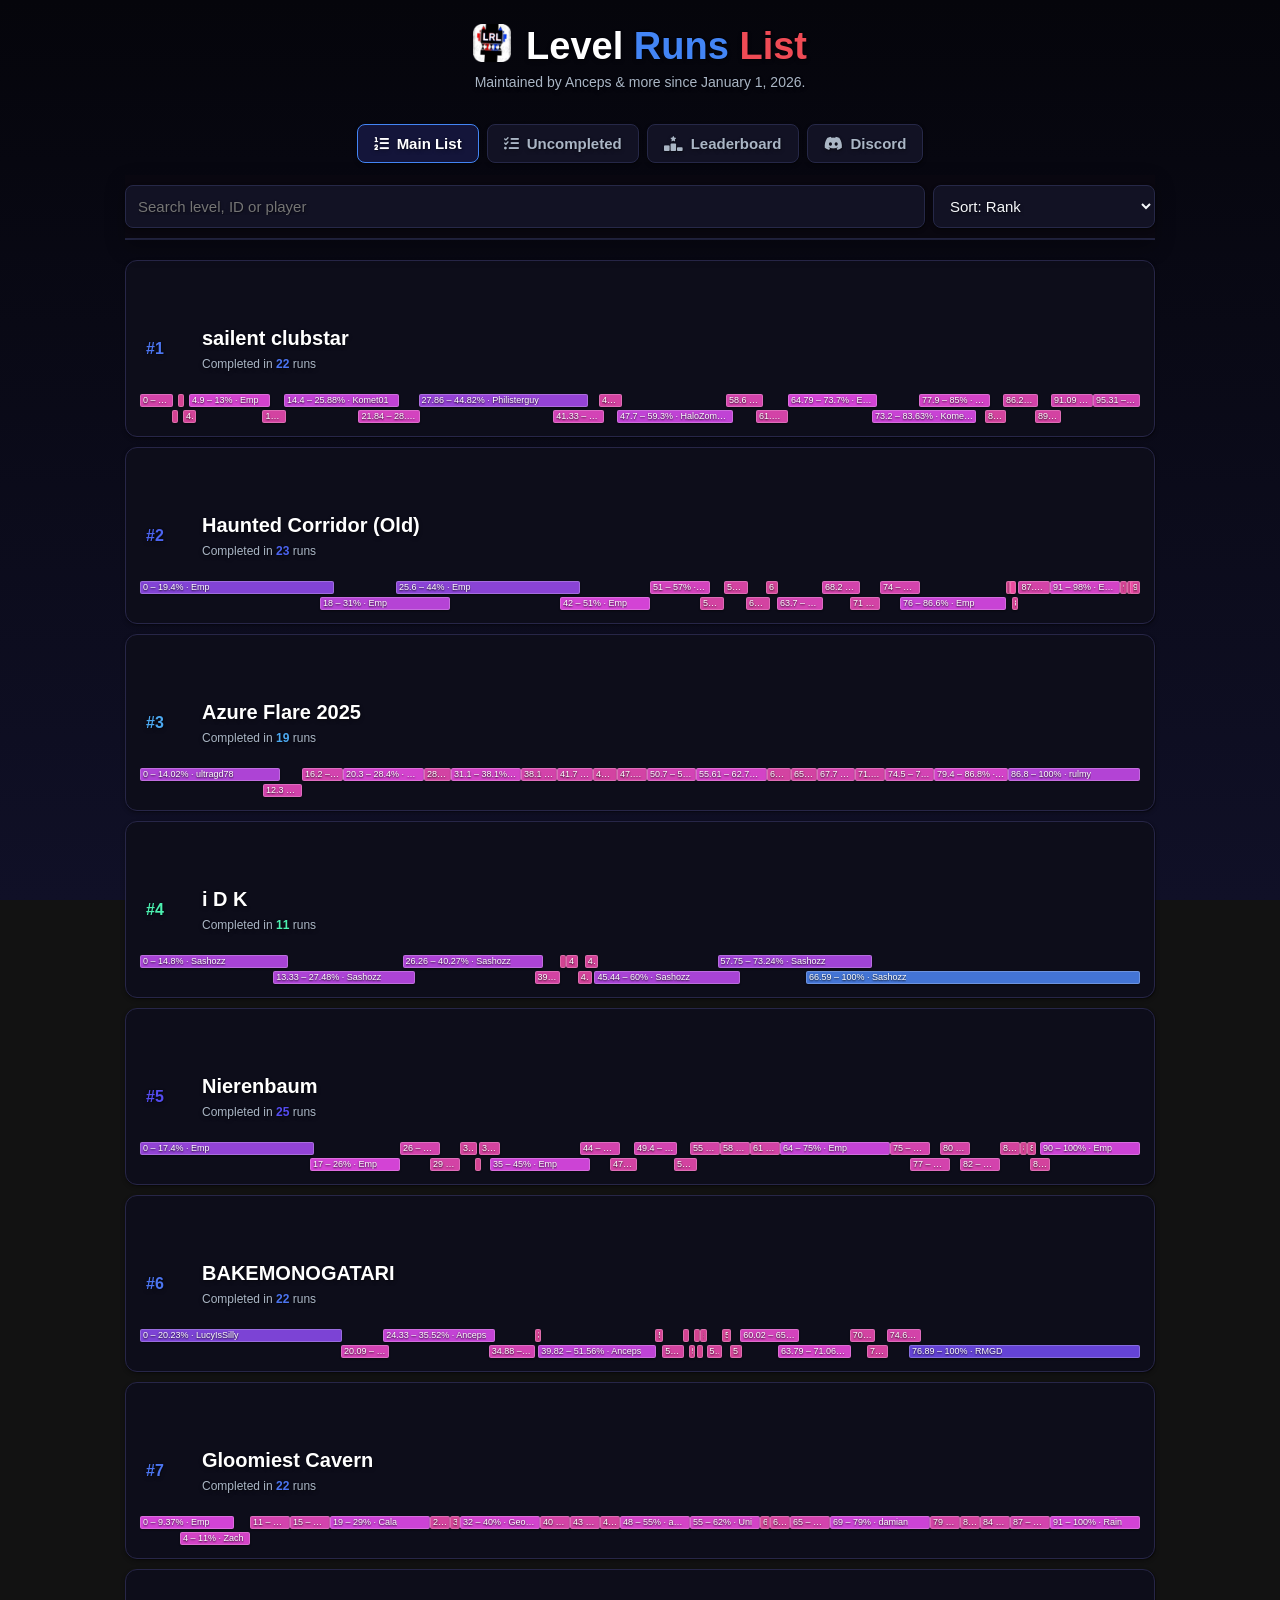
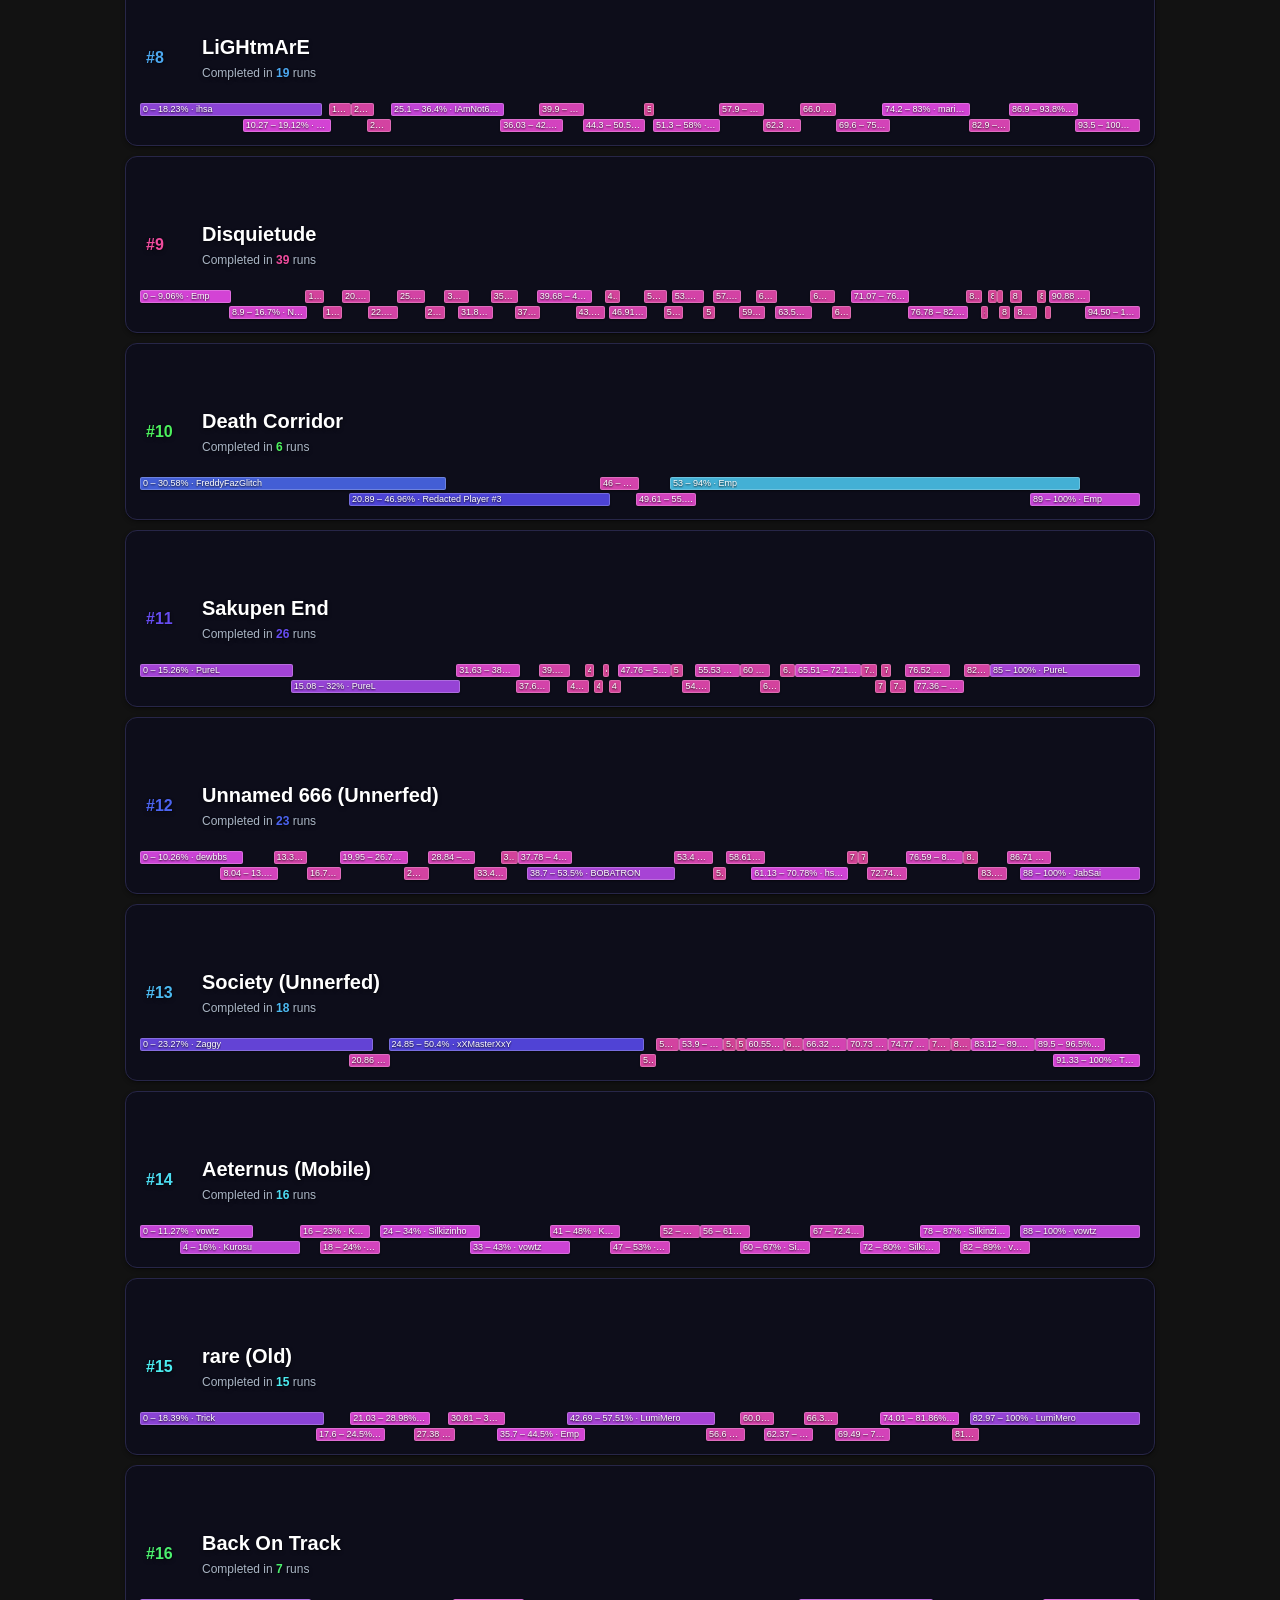
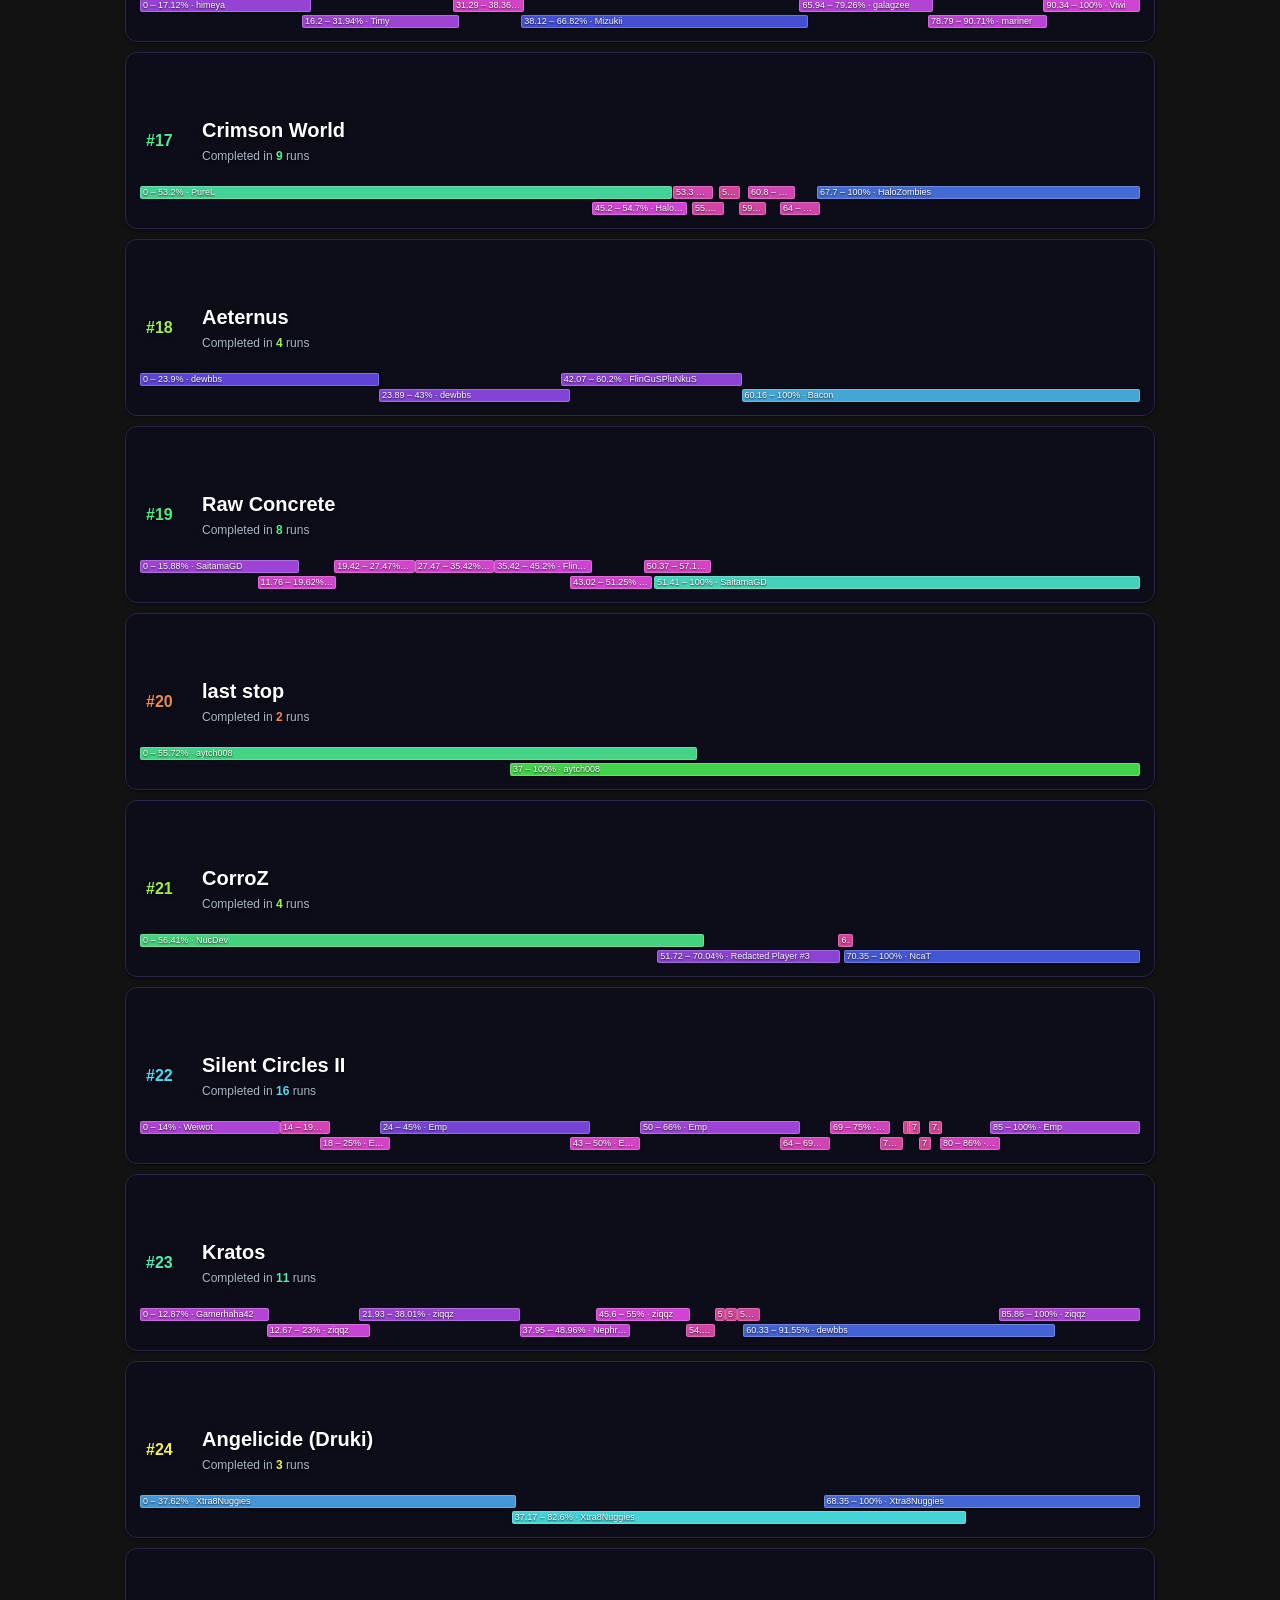
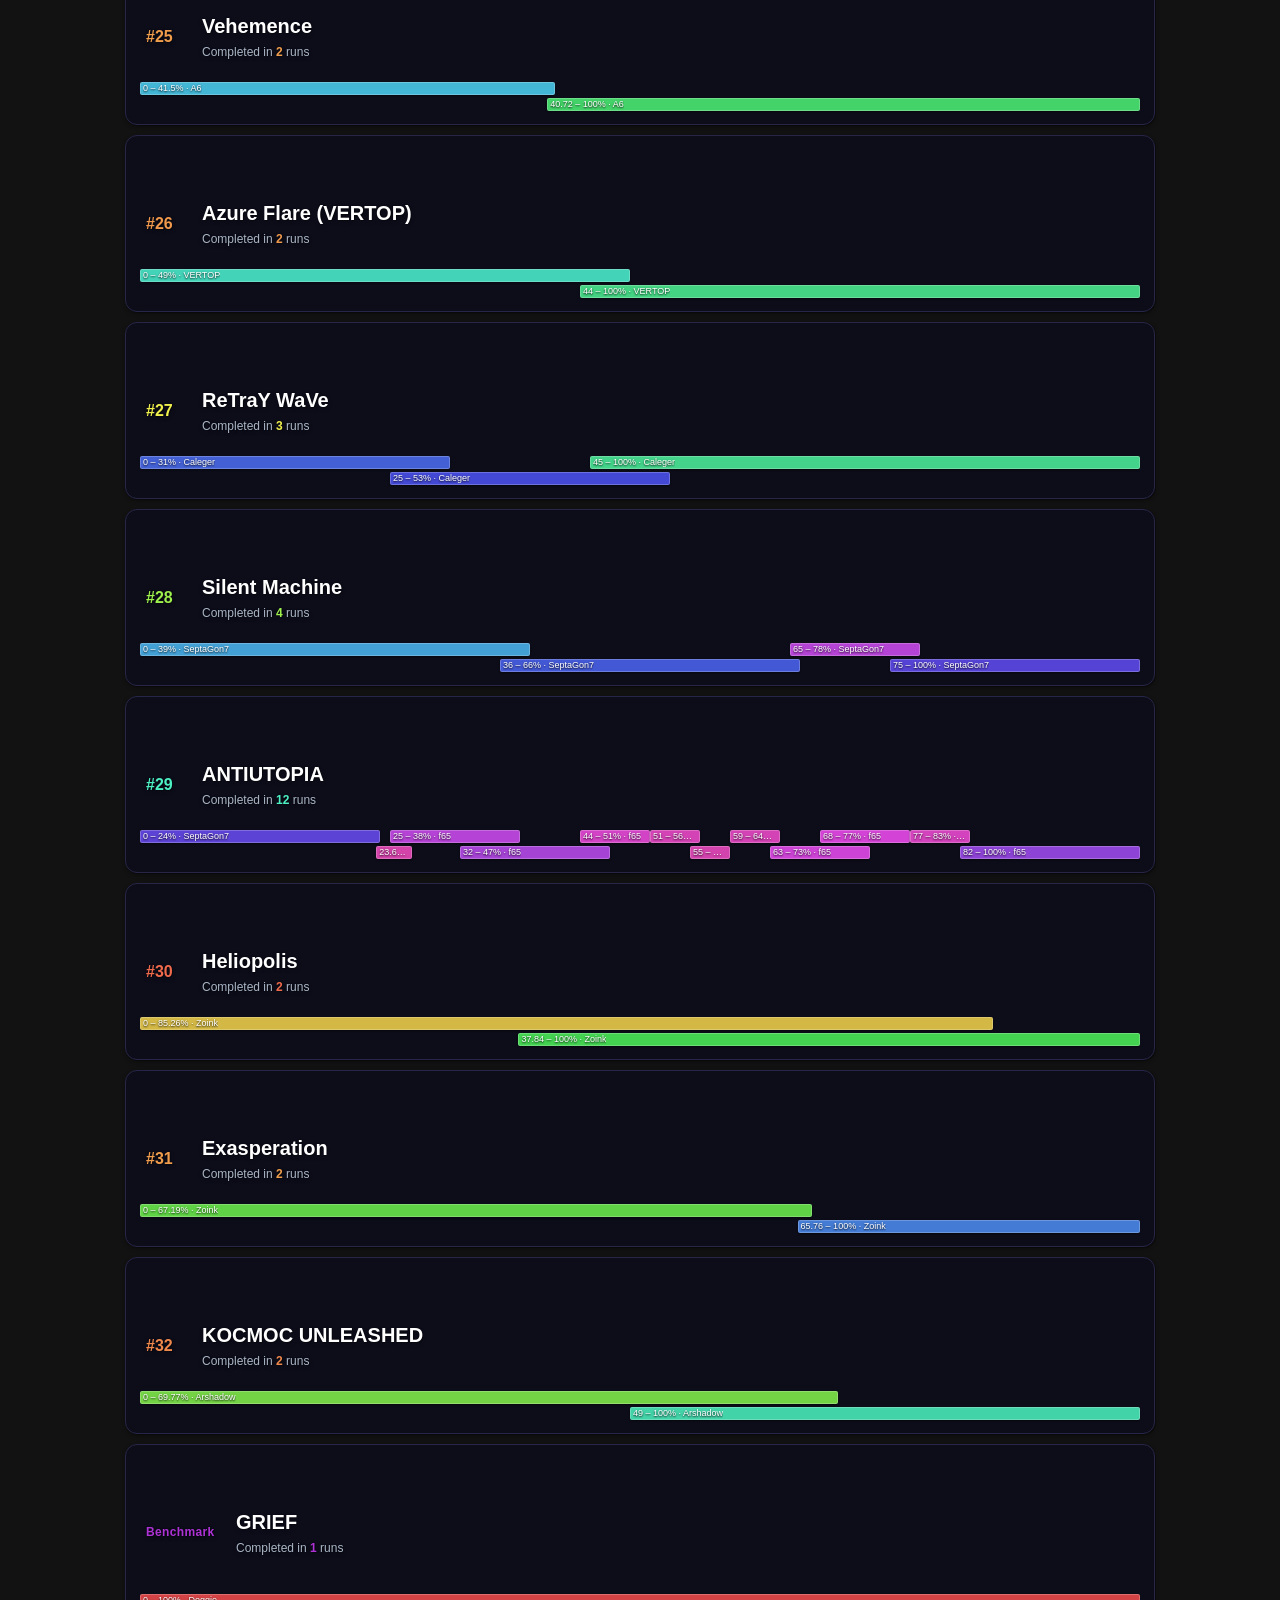
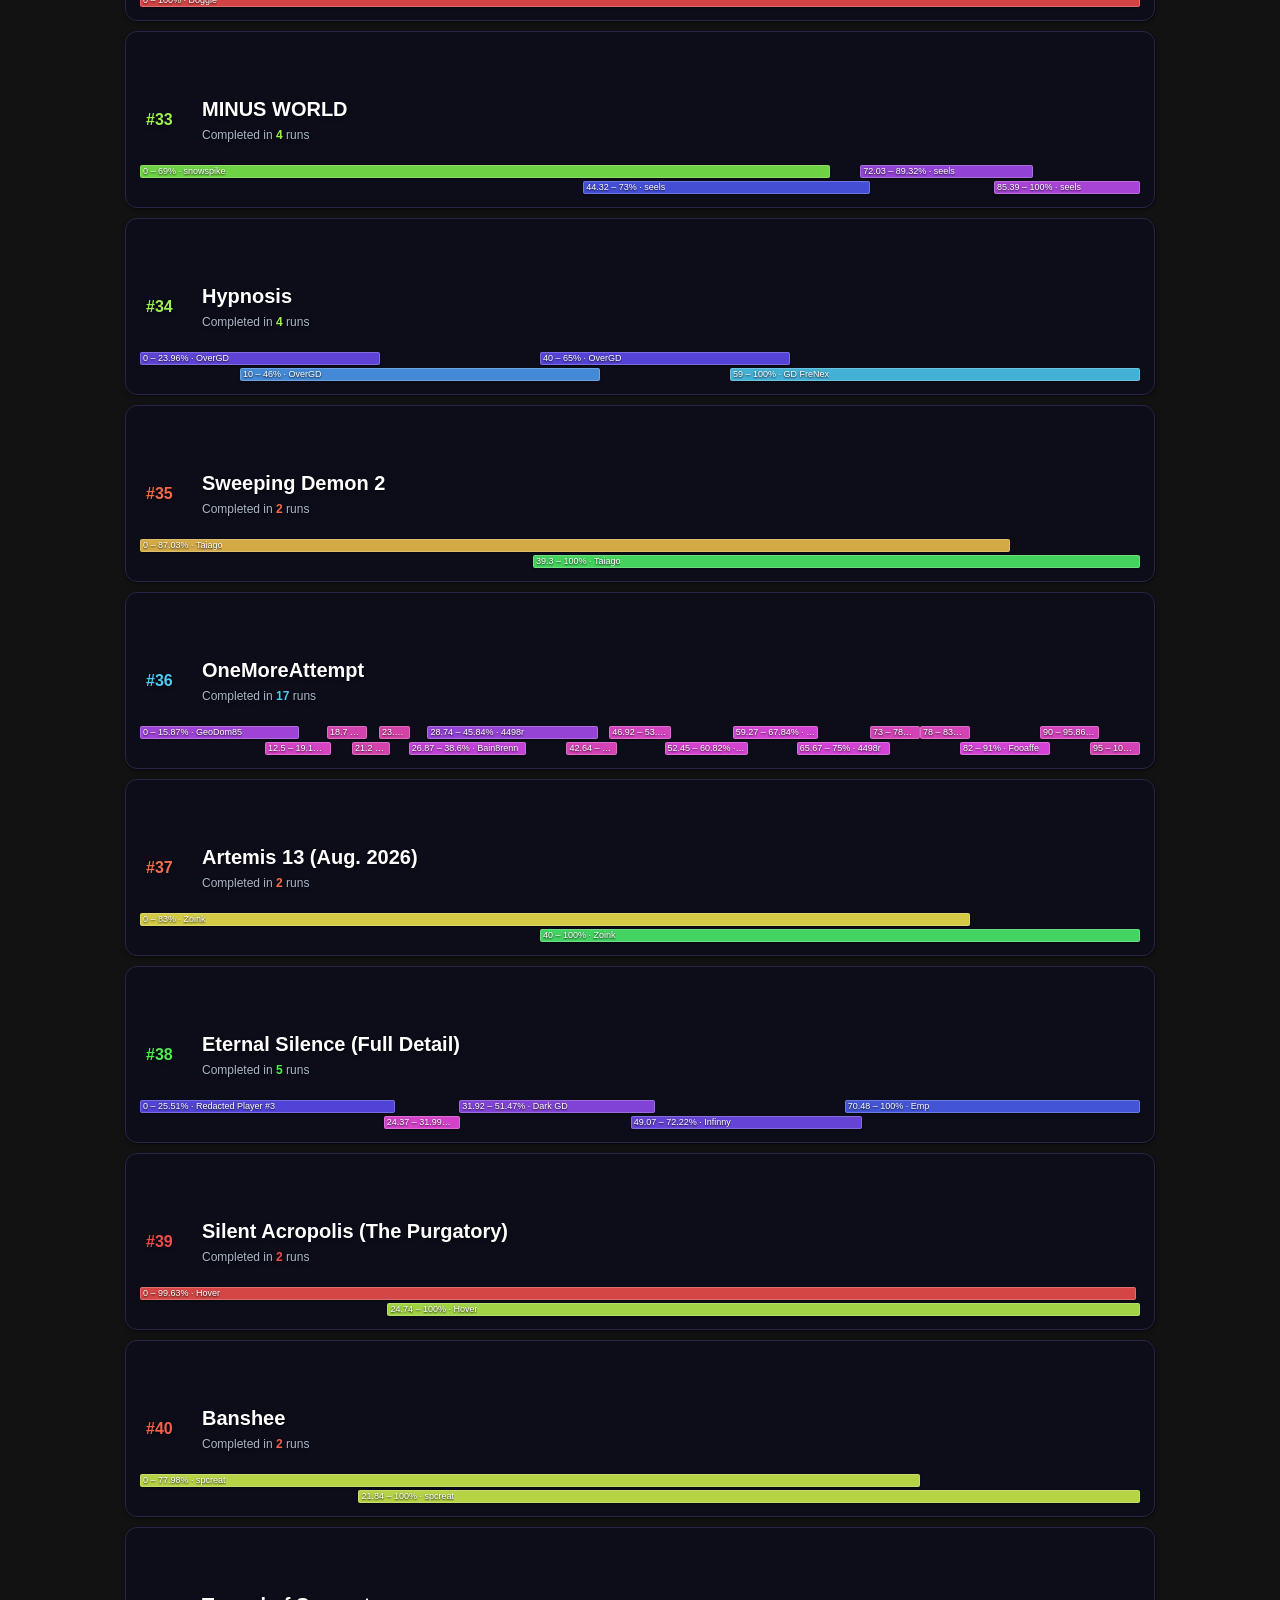
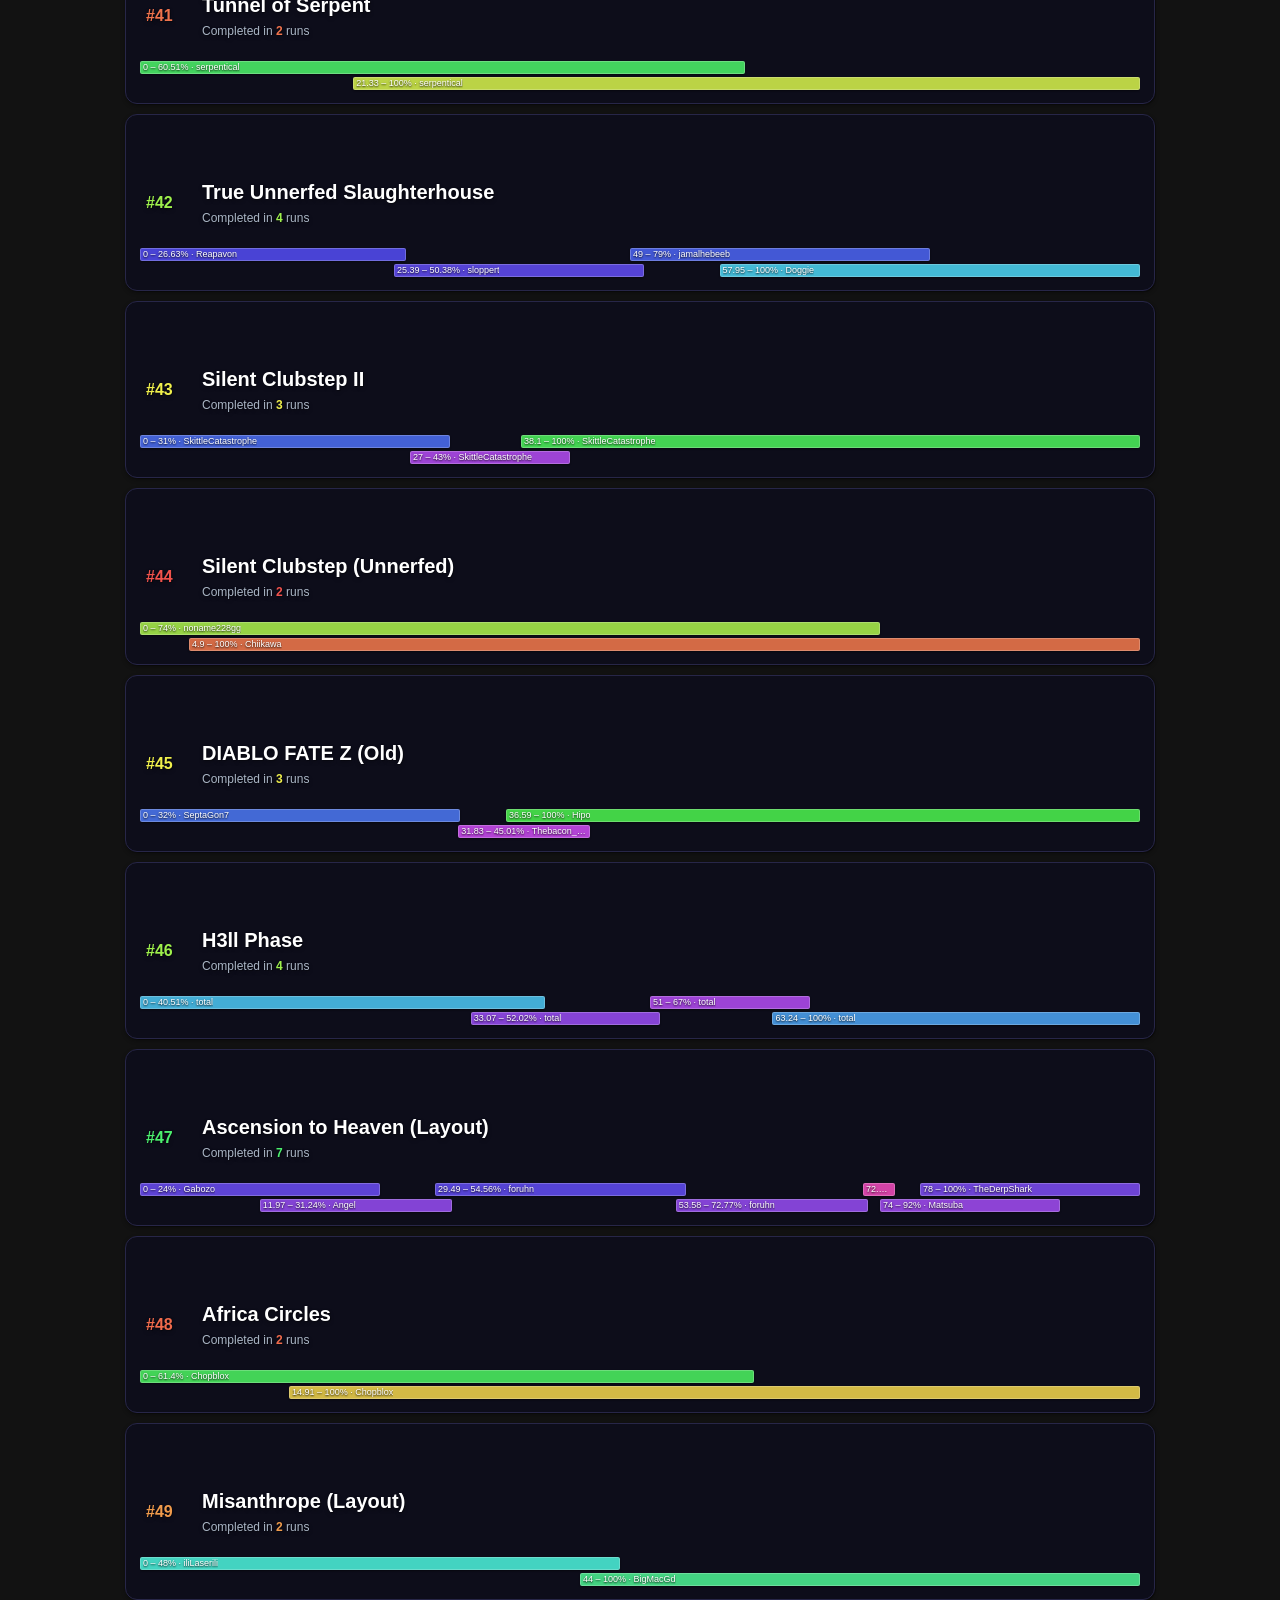
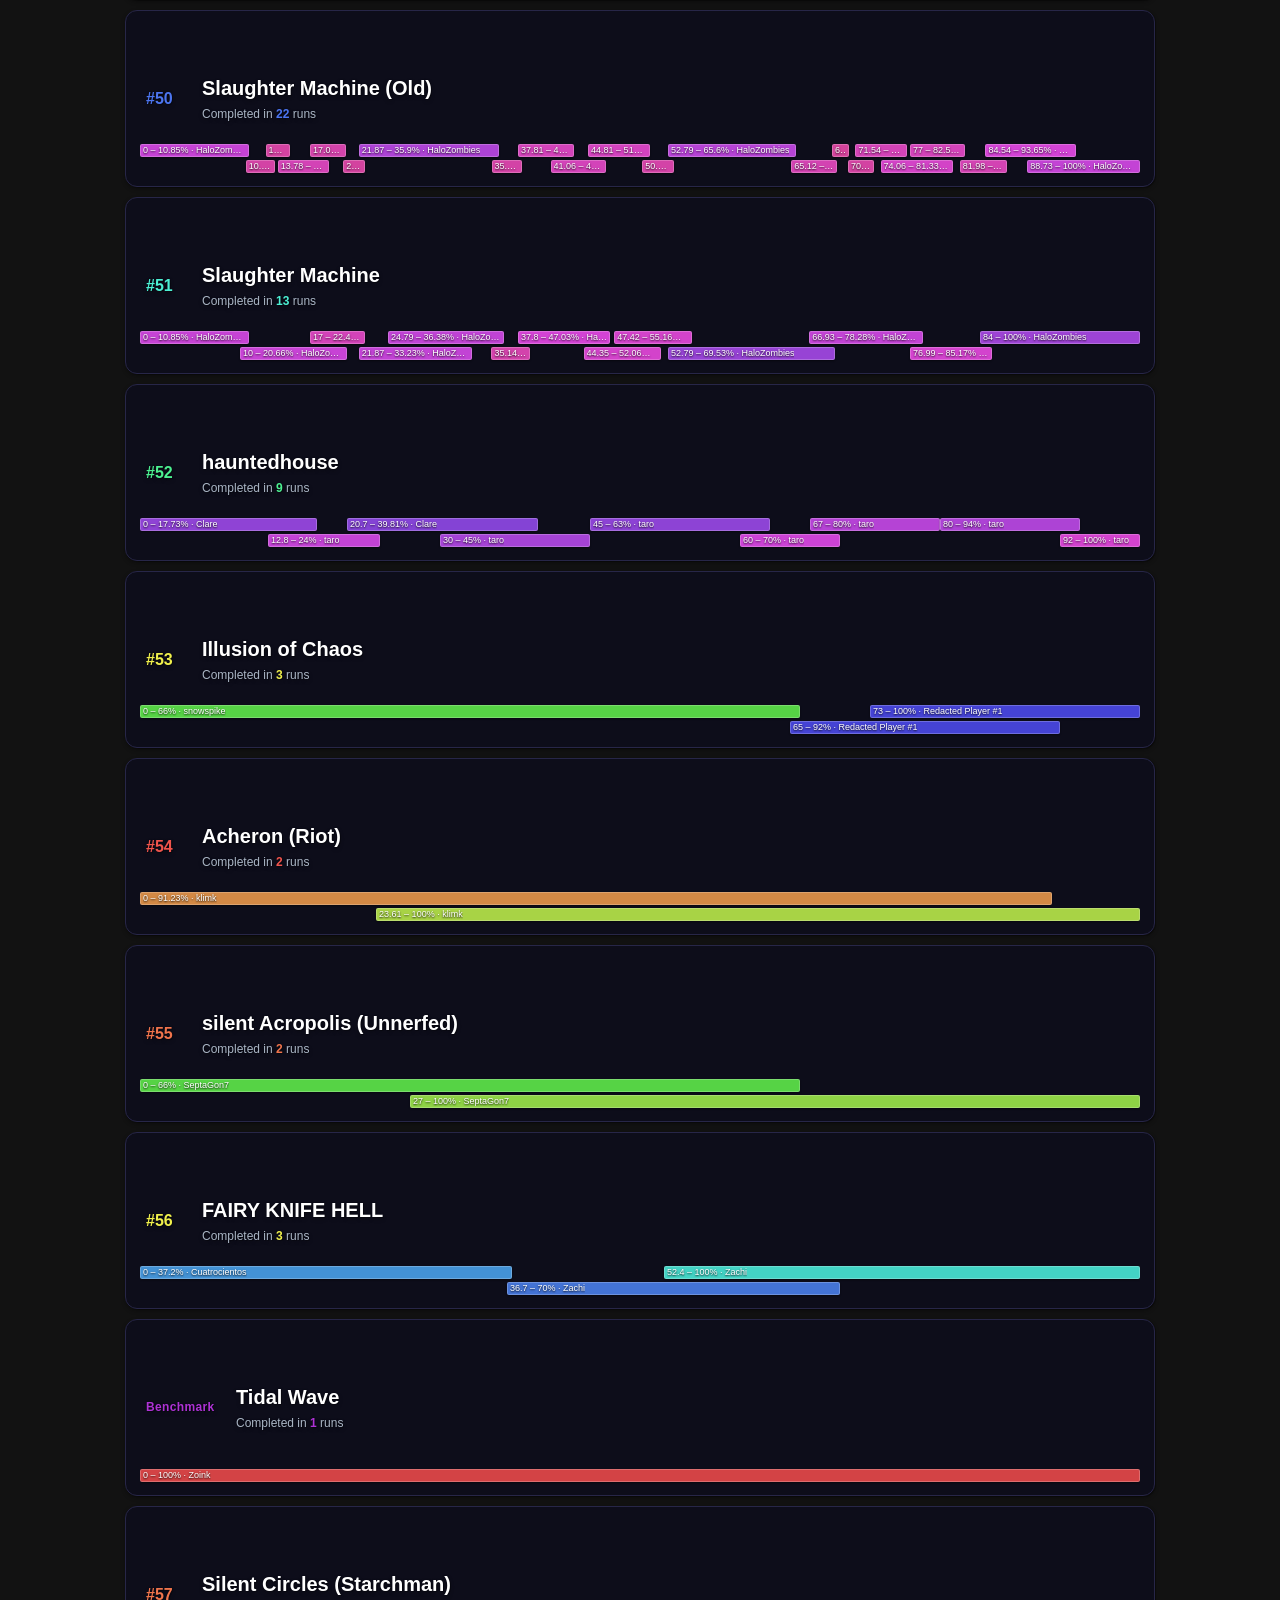
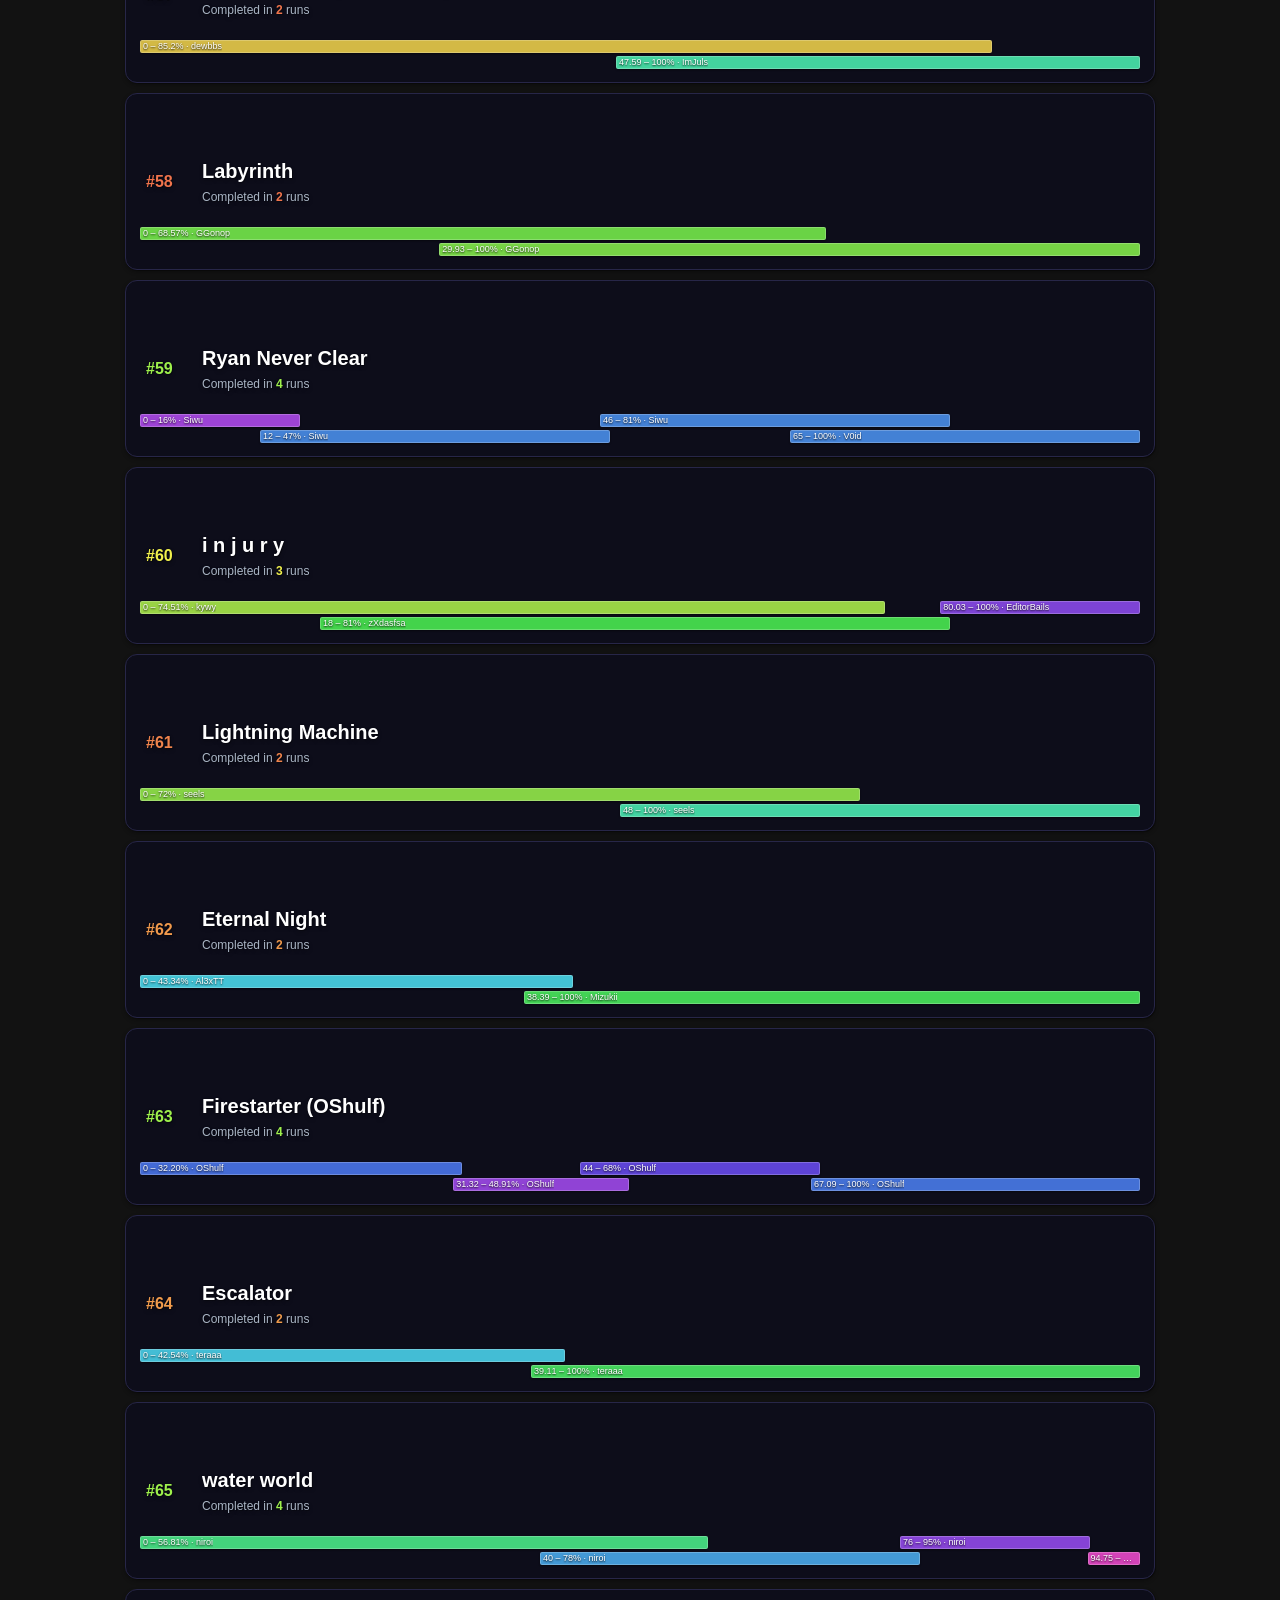
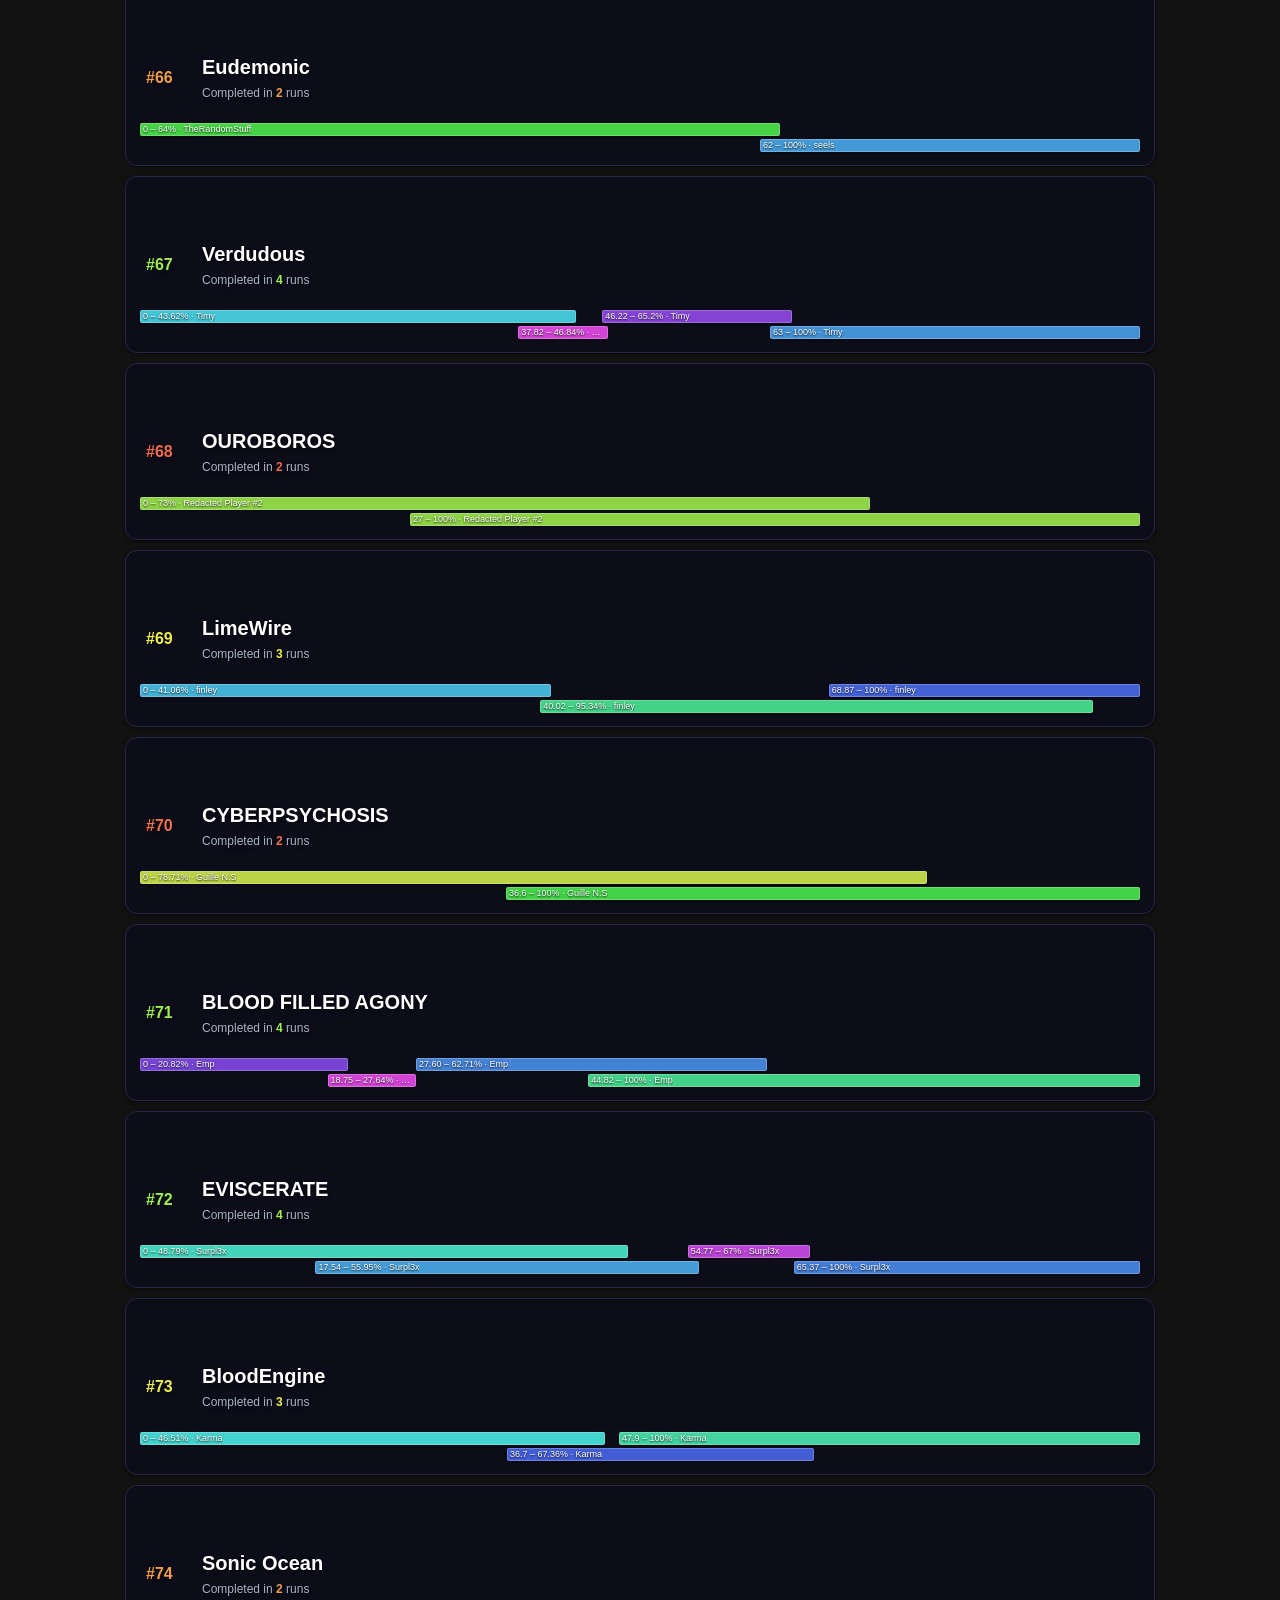
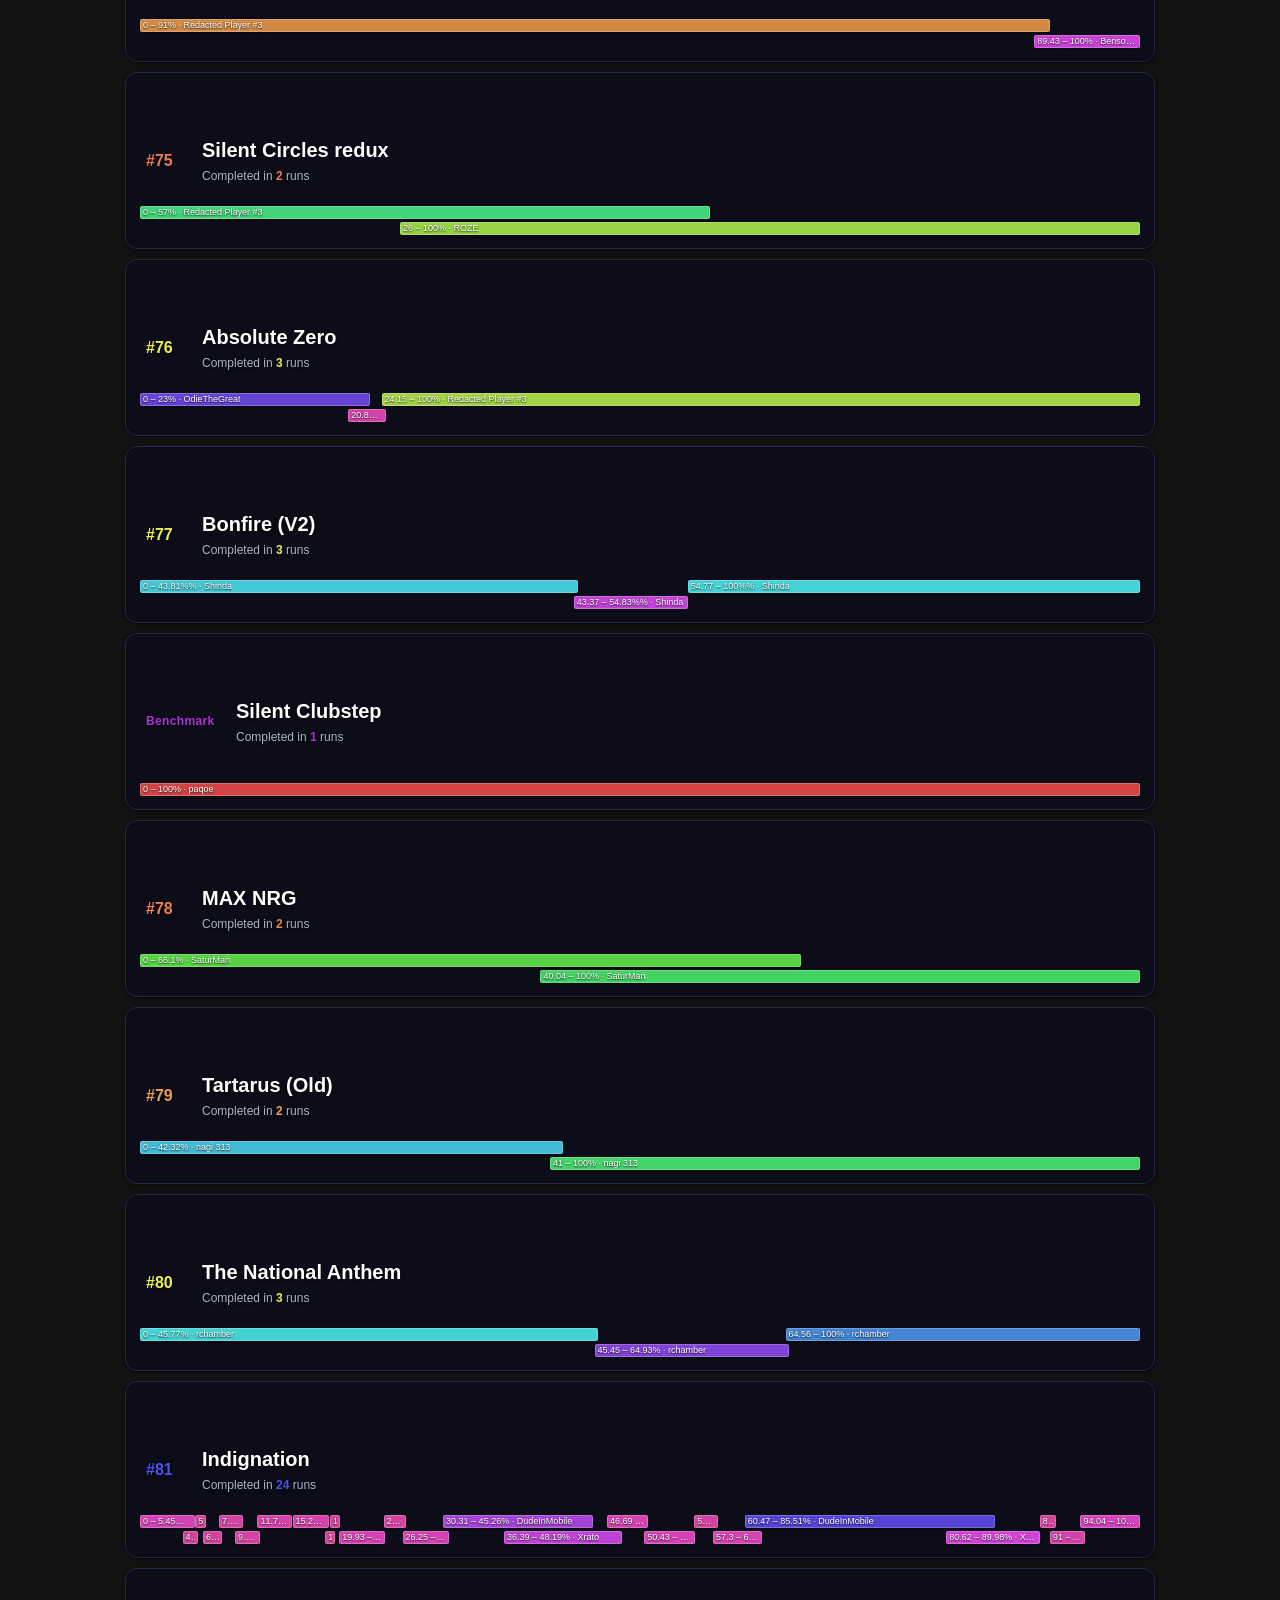
<file: index.html>
<!DOCTYPE html>
<html lang="en">

<head>
    <meta charset="utf-8">
    <meta name="viewport" content="width=device-width, initial-scale=1, viewport-fit=cover">
    <title>Level Runs List</title>
    <link rel="icon" type="image/png" href="/favicon/favicon-96x96.png?v=20261015" sizes="96x96">
    <link rel="icon" type="image/svg+xml" href="/favicon/favicon.svg?v=20261015">
    <link rel="shortcut icon" href="/favicon/favicon.ico?v=20261015">
    <link rel="apple-touch-icon" sizes="180x180" href="/favicon/apple-touch-icon.png?v=20261015">
    <meta name="apple-mobile-web-app-title" content="LRL">
    <link rel="manifest" href="/favicon/site.webmanifest?v=20261015">
    <link rel="stylesheet" href="https://cdnjs.cloudflare.com/ajax/libs/font-awesome/6.5.2/css/all.min.css"
        crossorigin="anonymous" referrerpolicy="no-referrer">
    <link rel="stylesheet" href="styles.css">
</head>

<body>
    <div class="w">
        <header>
            <h1><img class="site-icon" src="/favicon/favicon-96x96.png?v=20261015" alt="" aria-hidden="true">
                Level <span class="accent-purple">Runs</span> <span class="accent-green">List</span></h1>
            <p class="site-maintenance">Maintained by Anceps & more since January 1, 2026.</p>
        </header>
        <nav class="page-nav" aria-label="Main navigation">
            <button class="page-nav-link active" type="button" data-view="main" aria-current="page"><i
                    class="fa-solid fa-list-ol" aria-hidden="true"></i> Main List</button>
            <button class="page-nav-link" type="button" data-view="uncompleted"><i class="fa-solid fa-list-check"
                    aria-hidden="true"></i> Uncompleted</button>
            <button class="page-nav-link" type="button" data-view="leaderboards"><i class="fa-solid fa-ranking-star"
                    aria-hidden="true"></i> Leaderboard</button>
            <a class="page-nav-link" href="https://discord.gg/r4c3DmEk6N" target="_blank"
                rel="noopener noreferrer"><i class="fa-brands fa-discord" aria-hidden="true"></i> Discord</a>
        </nav>
        <div class="bw">
            <div class="bar">
                <input id="q" type="search" placeholder="Search level, ID or player">
                <div class="sort-control" id="sort-control">
                    <select id="s">
                        <option value="rank">Sort: Rank</option>
                        <option value="most">Sort: Most runs</option>
                        <option value="fewest">Sort: Fewest relevant runs</option>
                    </select>
                </div>
            </div>
        </div>
        <main id="list"></main>
    </div>
    <div id="video-modal" class="video-modal" hidden>
        <div class="video-modal-backdrop" data-close-video-modal></div>
        <div class="video-modal-shell" role="dialog" aria-modal="true" aria-label="Video player">
            <button class="video-modal-close" type="button" aria-label="Close video player"
                data-close-video-modal>✕</button>
            <div class="video-modal-frame-wrap">
                <iframe id="video-modal-iframe" class="video-modal-frame" title="Embedded video"
                    allow="accelerometer; autoplay; clipboard-write; encrypted-media; gyroscope; picture-in-picture; web-share"
                    allowfullscreen></iframe>
            </div>
        </div>
    </div>
    <script src="video-player.js"></script>
    <script src="level-data.js"></script>
    <script src="run-helpers.js"></script>
    <script src="leaderboard.js"></script>
    <script src="script.js"></script>
</body>

</html>
</file>
<file: styles.css>
:root {
    --bg: #0a0810;
    --cd: #121224;
    --cd2: #111125;
    --tx: #f5f7fa;
    --mu: #aab6c5;
    --bd: #262848;
    --blue: #4385f5;
    --red: #ef4b55;
    --missing: #777984;
    --ac: #4385f5;
    --ui-shadow: -1px -1px 0 rgba(0, 0, 0, 0.02), 1px -1px 0 rgba(0, 0, 0, 0.05), 1px 1px 0 rgba(0, 0, 0, 0.27), 0 2px 4px rgba(0, 0, 0, 0.3);
    box-sizing: border-box;
    padding-top: env(safe-area-inset-top, 0px);
    padding-bottom: env(safe-area-inset-bottom, 0px);
    color-scheme: dark
}

html {
    scroll-padding-top: env(safe-area-inset-top, 0px)
}

* {
    box-sizing: border-box;
    text-shadow: inherit
}

body {
    margin: 0;
    background: linear-gradient(#05050b, #101027);
    background-attachment: fixed;
    font: 15px/1.4 Arial, sans-serif;
    min-height: 100vh;
    text-shadow: -1px -1px 0 rgba(0, 0, 0, 0.02), 1px -1px 0 rgba(0, 0, 0, 0.05), 1px 1px 0 rgba(0, 0, 0, 0.27), 0 2px 4px rgba(0, 0, 0, 0.3)
}

.w {
    max-width: 1090px;
    margin: 0 auto;
    padding: 0 30px
}

header {
    padding: 24px 0 10px;
    text-align: center
}

h1 {
    margin: 0;
    font-size: clamp(38px, 2.5vw, 62px);
    line-height: 1.15;
    font-weight: 700;
    letter-spacing: 0
}

.site-icon {
    width: 1em;
    height: 1em;
    margin-right: .12em;
    vertical-align: -.08em
}

.site-maintenance {
    margin-top: 4px;
    color: var(--mu);
    font-size: 14px
}

.page-nav {
    display: flex;
    justify-content: center;
    gap: 8px;
    padding: 8px 0 12px
}

.page-nav-link {
    display: inline-flex;
    align-items: center;
    gap: 8px;
    padding: 8px 16px;
    border: 1px solid var(--bd);
    border-radius: 8px;
    background: var(--cd);
    box-shadow: var(--ui-shadow);
    color: var(--mu);
    font: inherit;
    font-weight: 700;
    cursor: pointer;
    text-decoration: none;
    transition: border-color .18s, color .18s, background .18s
}

.page-nav-link:hover,
.page-nav-link.active {
    border-color: var(--blue);
    color: #fff
}

.page-nav-link.active {
    background: #14153a
}

.accent-green {
    color: var(--red)
}

.accent-purple {
    color: var(--blue)
}

.bw {
    position: sticky;
    top: env(safe-area-inset-top, 0px);
    z-index: 5;
    padding: 10px 0;
    background: rgba(10, 8, 16, .94);
    border-bottom: 1px solid rgba(38, 40, 72, .8);
    box-shadow: 0 8px 18px rgba(0, 0, 0, .28);
    -webkit-backdrop-filter: blur(12px);
    backdrop-filter: blur(12px)
}

.bar {
    display: flex;
    gap: 8px;
    flex-wrap: wrap
}

.sort-control select {
    height: 100%
}

input,
select {
    background: var(--cd);
    color: var(--tx);
    border: 1px solid var(--bd);
    border-radius: 8px;
    box-shadow: var(--ui-shadow);
    padding: 10px 12px;
    font: inherit;
    outline: none
}

input {
    flex: 1;
    min-width: 180px
}

input:focus,
select:focus {
    border-color: var(--ac);
    box-shadow: 0 0 0 3px #4346f533, var(--ui-shadow)
}

select {
    cursor: pointer
}

main {
    border-top: 1px solid var(--bd);
    padding-top: 20px
}

.card {
    position: relative;
    background: #0d0d1a;
    border: 1px solid #272648;
    border-radius: 12px;
    box-shadow: var(--ui-shadow);
    margin: 0 0 10px;
    overflow: hidden;
    transition: border-color .18s, transform .18s
}

.card:hover {
    border-color: var(--difficulty-color);
    transform: translateY(-1px)
}

.row {
    position: relative;
    min-height: 175px;
    display: flex;
    align-items: stretch;
    cursor: pointer
}

.th {
    position: absolute;
    inset: 0;
    z-index: 0;
    width: auto;
    min-height: 100%;
    display: flex;
    align-items: center;
    justify-content: flex-end;
    padding: 0 12% 0 0;
    font-weight: 900;
    font-size: 104px;
    color: rgba(79, 67, 245, 0.2);
    letter-spacing: 0;
    pointer-events: none
}

.th::before {
    position: absolute;
    inset: 0;
    z-index: 1;
    content: "";
    backdrop-filter: blur(25px);
    -webkit-mask-image: linear-gradient(to right, black 0%, black 10%, transparent 75%);
    mask-image: linear-gradient(to right, black 0%, black 10%, transparent 75%)
}

.thumb-img {
    position: absolute;
    inset: 0;
    width: 100%;
    height: 100%;
    object-fit: cover;
    opacity: 1;
}

.thumb-img[hidden] {
    display: none
}

.bd {
    position: relative;
    z-index: 2;
    padding: 18px 150px 18px 0;
    flex: 1;
    min-width: 0;
    display: flex;
    flex-direction: column;
    justify-content: center;
    gap: 4px
}

.rk {
    position: relative;
    z-index: 2;
    display: flex;
    flex: 0 0 76px;
    align-items: center;
    padding-left: 20px;
    font-size: 16px;
    color: var(--difficulty-color);
    font-weight: 700
}

.benchmark-label {
    flex-basis: 110px;
    font-size: 12px;
    letter-spacing: .03em
}

.nm {
    font-size: 20px;
    font-weight: 700;
    overflow-wrap: anywhere;
}

.mt {
    color: var(--mu);
    font-size: 12px;
}

.mt b {
    color: var(--blue);
    font-weight: 650
}

.mt .run-count {
    color: var(--difficulty-color)
}

.mt .missing-count,
.sg .missing-run b {
    color: var(--missing)
}

.card-coverage {
    position: absolute;
    z-index: 3;
    right: 14px;
    bottom: 10px;
    left: 14px
}

.dt {
    display: none;
    position: relative;
    z-index: 1;
    border-top: 1px solid var(--bd);
    padding: 14px;
    background: #0d121a
}

.open .dt {
    display: block
}

.ids {
    display: flex;
    gap: 8px;
    flex-wrap: wrap;
    margin-bottom: 12px
}

.run-section-title {
    margin: 0 0 6px;
    color: var(--mu);
    font-size: 11px;
    font-weight: 700;
    letter-spacing: .08em;
    text-transform: uppercase
}

.runs-title {
    margin-top: 12px
}

.uncompleted-heading {
    margin: 0 0 14px
}

.uncompleted-heading h2 {
    margin: 0;
    font-size: 20px
}

.uncompleted-heading p {
    margin-top: 4px;
    color: var(--mu);
    font-size: 12px
}

.pill {
    background: #111225;
    border: 1px solid #262948;
    border-radius: 999px;
    box-shadow: var(--ui-shadow);
    padding: 5px 12px;
    font-size: 12px;
    color: var(--tx);
    font-family: inherit
}

button.pill {
    cursor: pointer
}

button.pill:hover {
    border-color: var(--ac)
}

.trk {
    position: relative;
    overflow: hidden;
}

.trk-run {
    position: absolute;
    display: flex;
    align-items: center;
    overflow: hidden;
    padding: 0 2px;
    color: #fff;
    font-size: 9px;
    line-height: 1;
    border-radius: 2px;
    border: 1px solid rgba(255, 255, 255, .22);
    box-shadow: 0 1px 2px rgba(0, 0, 0, .45);
    text-shadow: 0 1px 2px rgba(0, 0, 0, .9)
}

.trk-run span {
    min-width: 0;
    overflow: hidden;
    text-overflow: ellipsis;
    white-space: nowrap
}

.sg {
    display: grid;
    grid-template-columns: repeat(auto-fill, minmax(230px, 1fr));
    gap: 6px;
    margin-top: 12px
}

.sg div {
    display: flex;
    justify-content: space-between;
    gap: 8px;
    background: #111125;
    border: 1px solid #272648;
    border-radius: 6px;
    box-shadow: var(--ui-shadow);
    padding: 6px 10px;
    font-size: 13px
}

.sg b {
    color: var(--c)
}

.sg .missing-run {
    border-color: #41434a;
    background: #191a20
}

.sg span {
    color: var(--mu);
    white-space: nowrap
}

.sg .video-run {
    cursor: pointer;
    transition: background .18s, border-color .18s, box-shadow .18s
}

.sg .video-run:hover,
.sg .video-run:focus-visible {
    border-color: #28563f;
    background: #14241d;
    box-shadow: 0 0 0 2px rgba(85, 183, 126, .25), var(--ui-shadow);
    outline: none
}

.video-modal {
    position: fixed;
    inset: 0;
    z-index: 1000;
    display: flex;
    align-items: stretch;
    justify-content: stretch
}

.video-modal[hidden] {
    display: none
}

.video-modal-backdrop {
    position: absolute;
    inset: 0;
    background: rgba(2, 4, 10, .82);
    backdrop-filter: blur(8px)
}

.video-modal-shell {
    position: relative;
    width: 100%;
    height: 100%;
    display: flex;
    flex-direction: column;
    overflow: hidden;
    background: #000
}

.video-modal-close {
    position: absolute;
    top: 12px;
    right: 12px;
    z-index: 2;
    width: 44px;
    height: 44px;
    border: 0;
    border-radius: 999px;
    background: rgba(255, 255, 255, .16);
    color: #fff;
    font-size: 20px;
    cursor: pointer
}

.video-modal-frame-wrap {
    flex: 1;
    background: #000
}

.video-modal-frame {
    width: 100%;
    height: 100%;
    border: 0;
    background: #000
}

.empty {
    text-align: center;
    color: var(--mu);
    padding: 40px
}

.leaderboard-list {
    display: grid;
    gap: 10px
}

.leaderboard-heading {
    margin-bottom: 14px
}

.leaderboard-heading h2 {
    margin: 0;
    font-size: 20px
}

.leaderboard-heading p {
    margin-top: 4px;
    color: var(--mu);
    font-size: 12px
}

.leaderboard-card {
    border: 1px solid #272648;
    border-radius: 12px;
    background: #0d0d1a;
    box-shadow: var(--ui-shadow);
    overflow: hidden
}

.leaderboard-toggle {
    display: grid;
    grid-template-columns: 52px minmax(0, 1fr) 76px 18px;
    align-items: center;
    gap: 12px;
    width: 100%;
    min-height: 88px;
    padding: 12px 18px;
    border: 0;
    background: transparent;
    color: inherit;
    font: inherit;
    text-align: left;
    cursor: pointer
}

.leaderboard-toggle:hover,
.leaderboard-toggle:focus-visible {
    background: rgba(67, 133, 245, 0.08)
}

.leaderboard-toggle:focus-visible {
    outline: 2px solid var(--blue);
    outline-offset: -2px
}

.leaderboard-rank {
    color: var(--blue);
    font-size: 18px;
    font-weight: 700
}

.leaderboard-player {
    min-width: 0;
    overflow-wrap: anywhere;
    font-size: 17px;
    font-weight: 700
}

.leaderboard-player-info {
    min-width: 0
}

.leaderboard-metrics {
    display: flex;
    flex-wrap: wrap;
    gap: 4px 16px;
    margin-top: 5px;
    color: var(--mu);
    font-size: 11px
}

.leaderboard-metrics b {
    color: var(--blue);
}

.leaderboard-score {
    text-align: right;
    color: var(--mu)
}

.leaderboard-score b {
    display: block;
    color: var(--red);
    font-size: 21px;
    line-height: 1.15
}

.leaderboard-score span {
    display: block;
    font-size: 11px
}

.leaderboard-chevron {
    color: var(--mu);
    font-size: 20px;
    text-align: center
}

.leaderboard-records {
    padding: 0 18px 14px 82px;
    border-top: 1px solid var(--bd)
}

.leaderboard-records[hidden] {
    display: none
}

.leaderboard-record {
    display: grid;
    grid-template-columns: 30px minmax(0, 1fr) auto auto;
    align-items: center;
    gap: 8px;
    padding: 7px 0;
    border-top: 1px solid rgba(38, 40, 72, .55);
    font-size: 12px
}

.leaderboard-record-rank,
.leaderboard-record-range {
    color: var(--mu)
}

.leaderboard-record-level {
    overflow-wrap: anywhere
}

.leaderboard-record-points {
    color: var(--red);
    white-space: nowrap
}

@media(max-width:600px) {
    .w {
        padding: 0 14px
    }

    header {
        padding-top: 22px
    }

    h1 {
        font-size: 40px
    }

    .row {
        min-height: 175px
    }

    .th {
        font-size: 78px;
        padding-right: 8%
    }

    .bd {
        padding: 14px 78px 14px 0
    }

    .nm {
        font-size: 17px
    }

    .rk {
        flex-basis: 52px;
        padding-left: 10px;
        font-size: 14px
    }

    .benchmark-label {
        flex-basis: 86px;
        font-size: 10px
    }

    .mt {
        font-size: 11px
    }

    .leaderboard-card {
        padding: 0
    }

    .leaderboard-toggle {
        grid-template-columns: 38px minmax(0, 1fr) 54px 14px;
        gap: 8px;
        min-height: 78px;
        padding: 10px
    }

    .leaderboard-player {
        font-size: 15px
    }

    .leaderboard-metrics {
        gap: 3px 10px;
        font-size: 10px
    }

    .leaderboard-score b {
        font-size: 18px
    }

    .leaderboard-records {
        padding: 0 10px 10px
    }

    .leaderboard-record {
        grid-template-columns: 24px minmax(0, 1fr) auto;
        gap: 6px
    }

    .leaderboard-record-points {
        grid-column: 2 / -1;
        justify-self: end
    }
}

@media(prefers-reduced-motion:reduce) {
    .card {
        transition: none
    }
}
</file>
